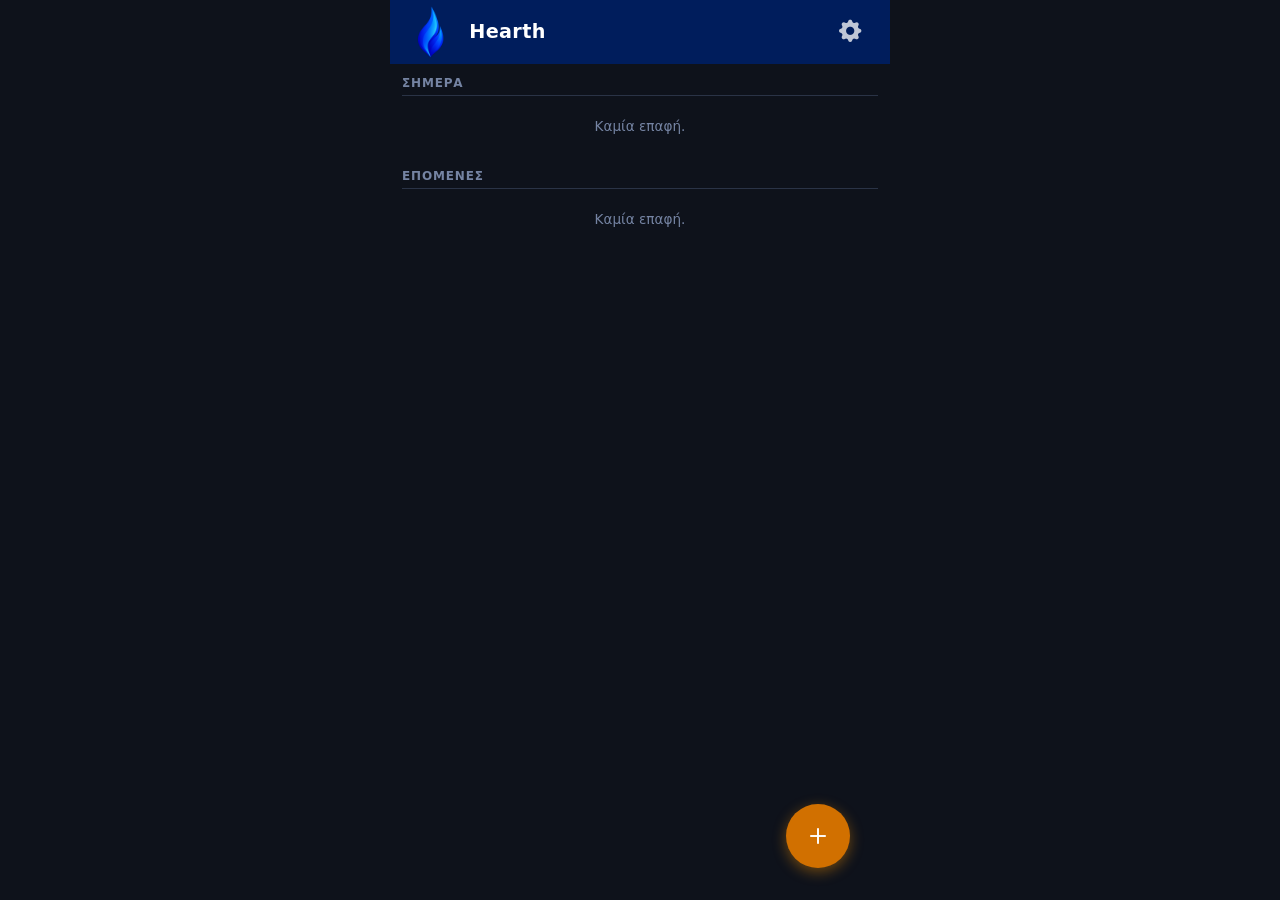
<file: public/index.html>
<!DOCTYPE html>
<html lang="el">
<head>
    <meta charset="utf-8">
    <meta name="viewport" content="width=device-width,initial-scale=1,shrink-to-fit=no">
    <meta name="theme-color" content="#0049e5">
    <title>Hearth</title>

    <link rel="icon" href="favicon.ico" type="image/x-icon">
    <link rel="manifest" href="pwa/manifest.json">
    <link rel="stylesheet" href="css/style.css">

    <script defer src="pwa/pwa.js"></script>
    <script defer src="js/Q.js"></script>
    <script defer src="js/connection.js"></script>
    <script defer src="js/network.js"></script>
    <script defer src="js/notifications/notification-settings.js"></script>
    <script defer src="js/notifications/notification-manager.js"></script>
    <script defer src="js/home.js"></script>
</head>

<body data-bs-theme="dark">

    <header class="app-header">
        <img src="resources/logo.png" alt="Hearth" class="app-logo">
        <span class="app-title">Hearth</span>
        <a href="app/settings.html" class="header-icon-btn" aria-label="Ρυθμίσεις">
            <i class="bi bi-gear-fill" aria-hidden="true"></i>
        </a>
    </header>

    <main class="main-content">

        <!-- Overdue section — hidden when empty -->
        <section id="section-overdue" class="dashboard-section d-none">
            <h2 class="section-title section-title--overdue">Εκπρόθεσμες</h2>
            <div id="list-overdue"></div>
        </section>

        <!-- Today section -->
        <section id="section-today" class="dashboard-section">
            <h2 class="section-title">Σήμερα</h2>
            <div id="list-today"></div>
        </section>

        <!-- Soon section — hidden when empty -->
        <section id="section-soon" class="dashboard-section d-none">
            <h2 class="section-title">Προσεχείς</h2>
            <div id="list-soon"></div>
        </section>

        <!-- Upcoming section -->
        <section id="section-upcoming" class="dashboard-section">
            <h2 class="section-title">Επόμενες</h2>
            <div id="list-upcoming"></div>
        </section>

    </main>

    <a href="app/add-connection.html" class="fab" aria-label="Προσθήκη επαφής">
        <i class="bi bi-plus"></i>
    </a>

</body>
</html>
</file>
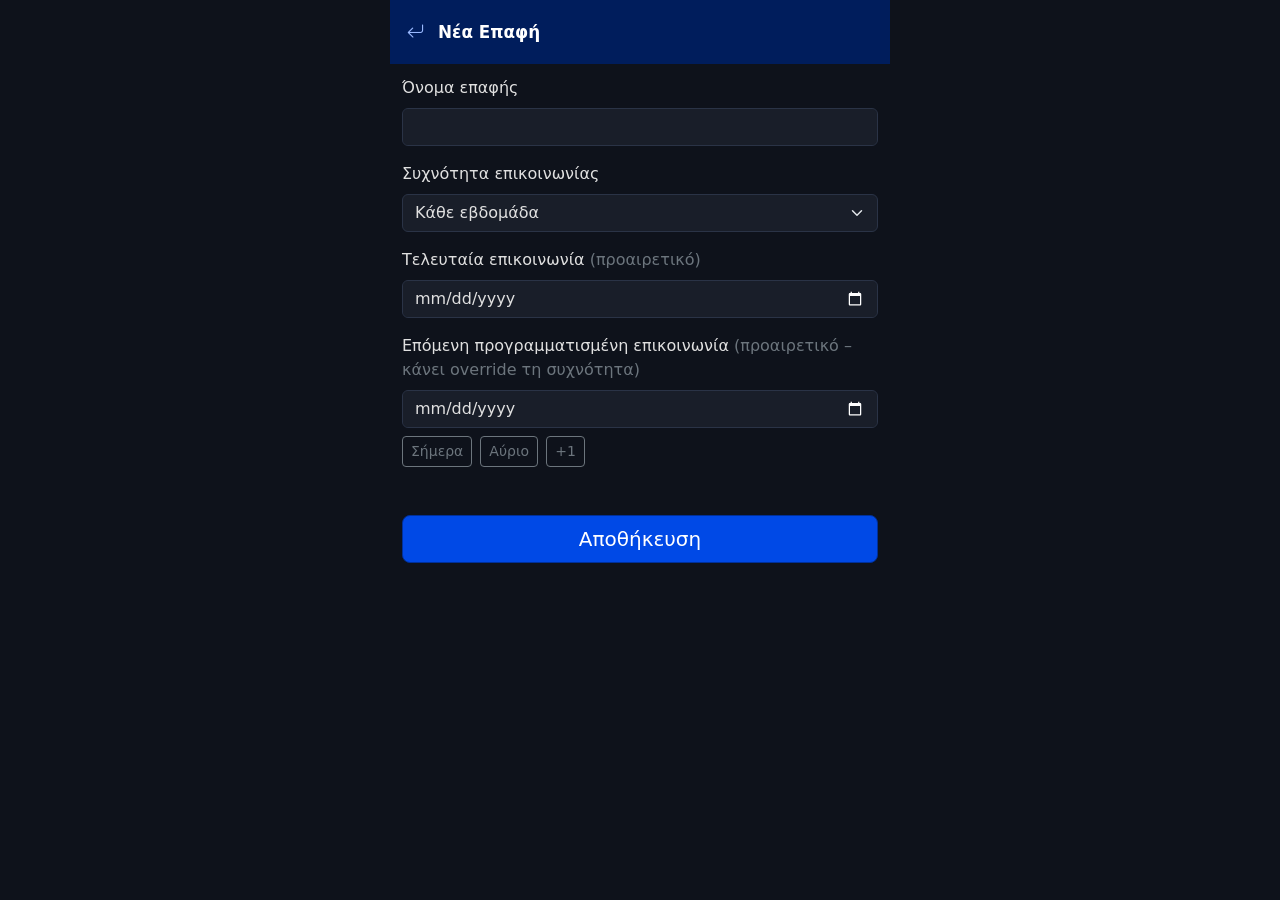
<file: public/app/add-connection.html>
<!DOCTYPE html>
<html lang="el">
<head>
    <meta charset="utf-8">
    <meta name="viewport" content="width=device-width,initial-scale=1,shrink-to-fit=no">
    <title>Νέα Επαφή – Hearth</title>
    <link rel="icon" href="../favicon.ico">
    <meta name="theme-color" content="#0049e5">

    <link rel="stylesheet" href="../css/style.css">

    <script defer src="../js/Q.js"></script>
    <script defer src="../js/connection.js"></script>
    <script defer src="../js/network.js"></script>
    <script defer src="../js/add-connection.js"></script>
</head>

<body data-bs-theme="dark">

    <header class="page-header">
        <a href="../index.html" class="btn btn-link"><i class="bi bi-arrow-return-left"></i></a>
        <h1>Νέα Επαφή</h1>
    </header>

    <main class="main-content">
        <form id="add-form" novalidate>

            <div class="mb-3">
                <label for="name" class="form-label">Όνομα επαφής</label>
                <input type="text" class="form-control" id="name" autocomplete="off" required>
            </div>

            <div class="mb-3">
                <label for="frequency" class="form-label">Συχνότητα επικοινωνίας</label>
                <select class="form-select" id="frequency" required>
                    <option value="3">Κάθε 3 μέρες</option>
                    <option value="7" selected>Κάθε εβδομάδα</option>
                    <option value="14">Κάθε 2 εβδομάδες</option>
                    <option value="30">Κάθε μήνα</option>
                    <option value="60">Κάθε 2 μήνες</option>
                    <option value="90">Κάθε 3 μήνες</option>
                    <option value="180">Κάθε 6 μήνες</option>
                    <option value="365">Κάθε χρόνο</option>
                </select>
            </div>

            <div class="mb-3">
                <label for="last-communication" class="form-label">
                    Τελευταία επικοινωνία
                    <span class="text-secondary fw-normal">(προαιρετικό)</span>
                </label>
                <input type="date" class="form-control" id="last-communication">
            </div>

            <div class="mb-4">
                <label for="scheduled-next" class="form-label">
                    Επόμενη προγραμματισμένη επικοινωνία
                    <span class="text-secondary fw-normal">(προαιρετικό – κάνει override τη συχνότητα)</span>
                </label>
                <input type="date" class="form-control" id="scheduled-next">
                <div class="mt-2 d-flex gap-2">
                    <button type="button" class="btn btn-sm btn-outline-secondary" id="sched-today">Σήμερα</button>
                    <button type="button" class="btn btn-sm btn-outline-secondary" id="sched-tomorrow">Αύριο</button>
                    <button type="button" class="btn btn-sm btn-outline-secondary" id="sched-plus1">+1</button>
                </div>
            </div>

            <div class="d-grid mt-5">
                <button type="submit" class="btn btn-primary btn-lg">Αποθήκευση</button>
            </div>

        </form>
    </main>

</body>
</html>
</file>
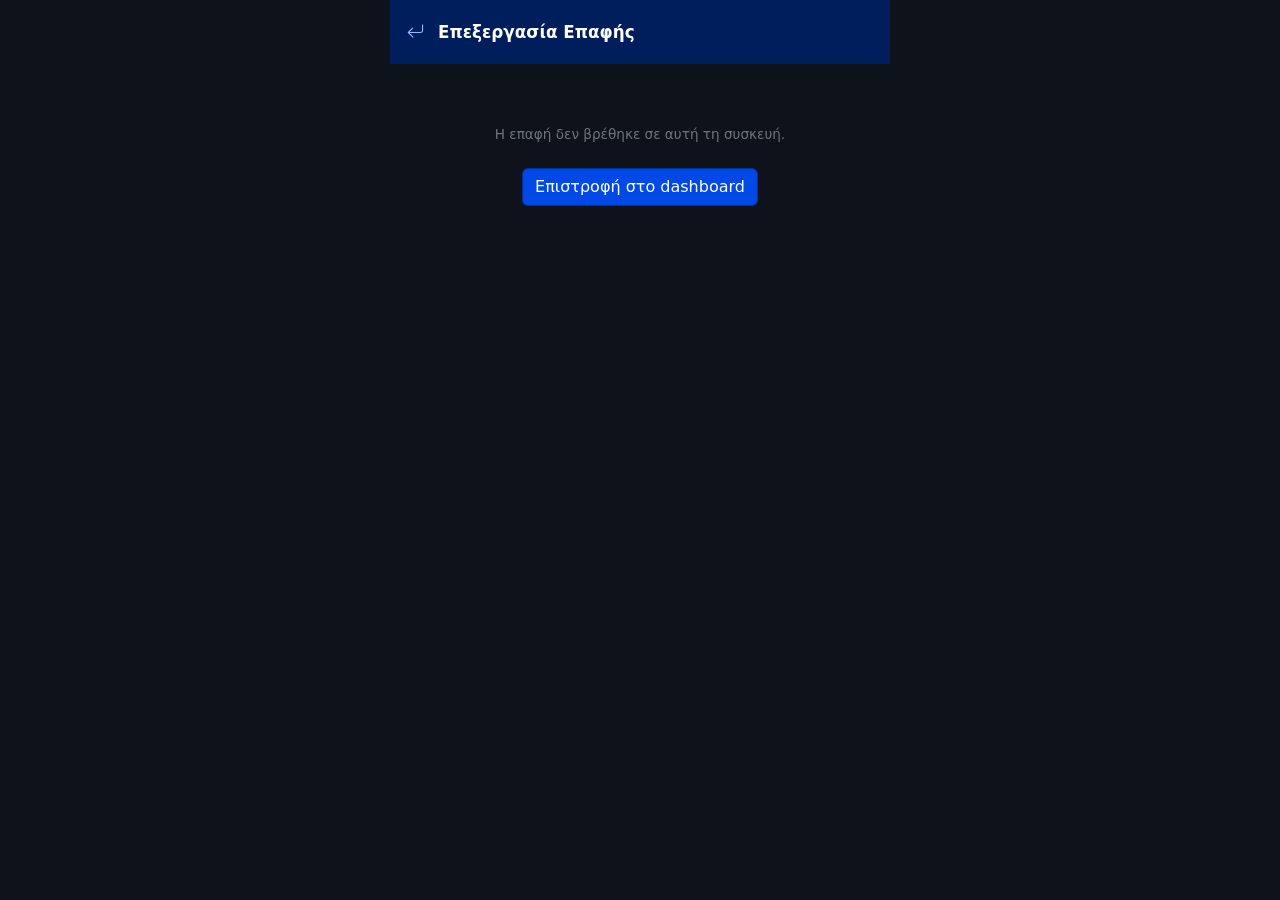
<file: public/app/edit-connection.html>
<!DOCTYPE html>
<html lang="el">
<head>
    <meta charset="utf-8">
    <meta name="viewport" content="width=device-width,initial-scale=1,shrink-to-fit=no">
    <title>Επεξεργασία Επαφής – Hearth</title>
    <link rel="icon" href="../favicon.ico">
    <meta name="theme-color" content="#0049e5">

    <link rel="stylesheet" href="../css/style.css">

    <script defer src="../js/Q.js"></script>
    <script defer src="../js/connection.js"></script>
    <script defer src="../js/network.js"></script>
    <script defer src="../js/edit-connection.js"></script>
</head>

<body data-bs-theme="dark">

    <header class="page-header">
        <a href="../index.html" class="btn btn-link"><i class="bi bi-arrow-return-left"></i></a>
        <h1>Επεξεργασία Επαφής</h1>
    </header>

    <main class="main-content">
        <form id="edit-form" novalidate>

            <div class="mb-3">
                <label for="name" class="form-label">Όνομα</label>
                <input type="text" class="form-control" id="name" autocomplete="off" required>
            </div>

            <div class="mb-3">
                <label for="frequency" class="form-label">Συχνότητα επικοινωνίας</label>
                <select class="form-select" id="frequency" required>
                    <option value="3">Κάθε 3 μέρες</option>
                    <option value="7">Κάθε εβδομάδα</option>
                    <option value="14">Κάθε 2 εβδομάδες</option>
                    <option value="30">Κάθε μήνα</option>
                    <option value="60">Κάθε 2 μήνες</option>
                    <option value="90">Κάθε 3 μήνες</option>
                    <option value="180">Κάθε 6 μήνες</option>
                    <option value="365">Κάθε χρόνο</option>
                </select>
            </div>

            <div class="mb-3">
                <label for="last-communication" class="form-label">
                    Τελευταία επικοινωνία
                    <span class="text-secondary fw-normal">(προαιρετικό)</span>
                </label>
                <input type="date" class="form-control" id="last-communication">
            </div>

            <div class="mb-4">
                <label for="scheduled-next" class="form-label">
                    Επόμενη προγραμματισμένη επικοινωνία
                    <span class="text-secondary fw-normal">(προαιρετικό – κάνει override τη συχνότητα)</span>
                </label>
                <input type="date" class="form-control" id="scheduled-next">
                <div class="mt-2 d-flex gap-2">
                    <button type="button" class="btn btn-sm btn-outline-secondary" id="sched-today">Σήμερα</button>
                    <button type="button" class="btn btn-sm btn-outline-secondary" id="sched-tomorrow">Αύριο</button>
                    <button type="button" class="btn btn-sm btn-outline-secondary" id="sched-plus1">+1</button>
                </div>
            </div>

            <div class="mt-5 text-end">
                <button type="button" id="delete-btn" class="btn btn-sm btn-danger">Διαγραφή επαφής</button>
            </div>

        </form>
    </main>

</body>
</html>
</file>
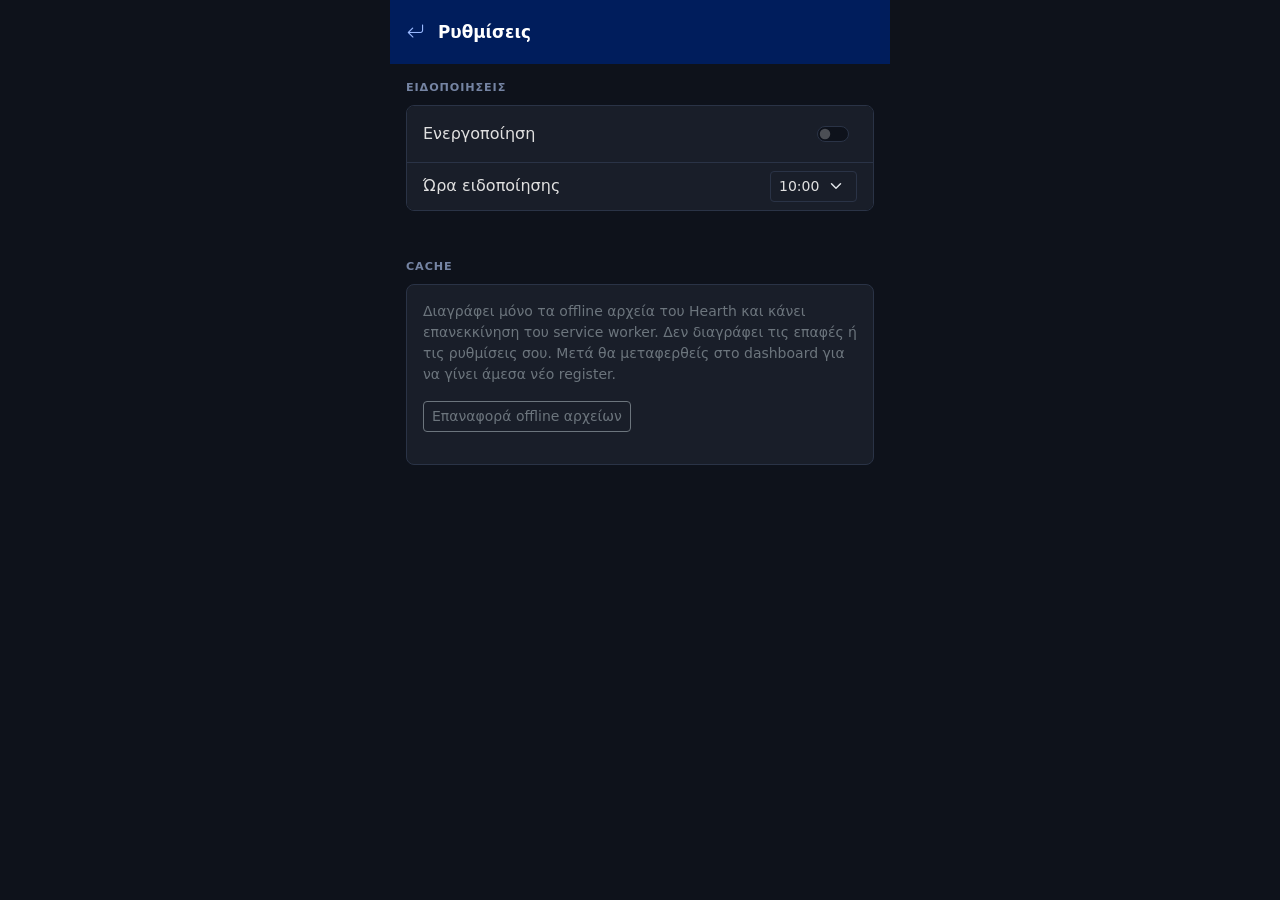
<file: public/app/settings.html>
<!DOCTYPE html>
<html lang="el">
<head>
    <meta charset="utf-8">
    <meta name="viewport" content="width=device-width,initial-scale=1,shrink-to-fit=no">
    <title>Ρυθμίσεις – Hearth</title>
    <link rel="icon" href="../favicon.ico">
    <meta name="theme-color" content="#0049e5">

    <link rel="stylesheet" href="../css/style.css">

    <script defer src="../js/Q.js"></script>
    <script defer src="../js/notifications/notification-settings.js"></script>
    <script defer src="../js/settings.js"></script>
</head>

<body data-bs-theme="dark">

    <header class="page-header">
        <a href="../index.html" class="btn btn-link"><i class="bi bi-arrow-return-left"></i></a>
        <h1>Ρυθμίσεις</h1>
    </header>

    <main class="main-content p-3">

        <p class="text-uppercase fw-semibold mb-2" style="font-size: 0.7rem; letter-spacing: 0.08em; color: var(--color-body-muted);">Ειδοποιήσεις</p>

        <div class="rounded-3 overflow-hidden mb-4" style="border: 1px solid var(--border-color);">

            <!-- Checkbox row -->
            <div class="d-flex align-items-center justify-content-between px-3 py-3" style="background: var(--color-card-bg);">
                <label class="form-check-label" for="notif-enabled">Ενεργοποίηση</label>
                <div class="form-check form-switch mb-0">
                    <input class="form-check-input" type="checkbox" role="switch" id="notif-enabled">
                </div>
            </div>

            <!-- Divider -->
            <div style="height: 1px; background: var(--border-color);"></div>

            <!-- Time select row -->
            <div class="d-flex align-items-center justify-content-between px-3 py-2" style="background: var(--color-card-bg);">
                <label class="form-label mb-0 me-3" for="notif-time">Ώρα ειδοποίησης</label>
                <select class="form-select form-select-sm w-auto" id="notif-time">
                    <option value="10">10:00</option>
                    <option value="12">12:00</option>
                    <option value="14">14:00</option>
                </select>
            </div>

        </div>

        <!-- Permission banner — shown only when enabled and permission is 'default' -->
        <div id="notif-permission-banner" class="d-none">
            <div class="d-flex align-items-center gap-3 rounded-3 p-3" style="background: var(--color-card-bg); border: 1px solid var(--border-color);">
                <i class="bi bi-bell-fill flex-shrink-0" style="color: var(--color-accent);"></i>
                <small class="flex-grow-1">Για να λαμβάνεις ειδοποιήσεις, δώσε άδεια στον browser.</small>
                <button type="button" id="btn-enable-notifications" class="btn btn-sm btn-primary flex-shrink-0">Ενεργοποίηση</button>
            </div>
        </div>

        <!-- Warning — shown when notifications are blocked or unsupported -->
        <div id="notif-warning" class="d-none">
            <div class="d-flex align-items-start gap-3 rounded-3 p-3" style="background: var(--color-card-bg); border: 1px solid var(--border-color);">
                <i class="bi bi-exclamation-triangle-fill flex-shrink-0 mt-1" style="color: var(--color-accent);"></i>
                <small id="notif-warning-text" class="flex-grow-1"></small>
            </div>
        </div>

        <section class="mt-5">
            <p class="text-uppercase fw-semibold mb-2" style="font-size: 0.7rem; letter-spacing: 0.08em; color: var(--color-body-muted);">Cache</p>

            <div class="rounded-3 p-3" style="background: var(--color-card-bg); border: 1px solid var(--border-color);">
                <p class="mb-3 small text-secondary">Διαγράφει μόνο τα offline αρχεία του Hearth και κάνει επανεκκίνηση του service worker. Δεν διαγράφει τις επαφές ή τις ρυθμίσεις σου. Μετά θα μεταφερθείς στο dashboard για να γίνει άμεσα νέο register.</p>
                <button type="button" id="clear-cache-btn" class="btn btn-sm btn-outline-secondary">Επαναφορά offline αρχείων</button>
                <small id="clear-cache-status" class="d-block mt-3 text-secondary"></small>
            </div>
        </section>

    </main>

</body>
</html>
</file>
<file: public/css/style.css>
/* ============================================
   CSS LAYERS ORGANIZATION
   ============================================ */


   /* Declare layer order */
   @layer reset, framework, tokens, base, components, utilities;

   /* Import framework first (must be at the top) */
   @import url('https://cdn.jsdelivr.net/npm/bootstrap@5.3.8/dist/css/bootstrap.min.css') layer(framework);
   @import url('https://cdn.jsdelivr.net/npm/bootstrap-icons@1.13.1/font/bootstrap-icons.min.css') layer(framework);


/* ============================================
   LAYER: RESET
   ============================================ */

@layer reset {
    /* Prevent all non-defined custom elements from displaying */
    *:not(:defined) {
        display: none;
    }

    /* View transition between pages */
    @view-transition {
        navigation: auto;
    }
}

/* ============================================
   LAYER: TOKENS
   ============================================ */

@layer tokens {
    :root, [data-bs-theme=dark] {
        /* Brand colours */
        --color-primary:        hsl(221, 100%, 45%);
        --color-primary-dark:   hsl(221, 100%, 30%);
        --color-primary-light:  hsl(221, 100%, 60%);
        --color-accent:         hsl(32, 100%, 41%);
        --color-accent-hover:   hsl(36,  100%, 43%);

        /* Surface / background */
        --bs-body-bg:           hsl(221, 30%, 8%);
        --color-card-bg:        hsl(221, 25%, 13%);
        --color-header-bg:      hsl(221, 100%, 18%);

        /* Text */
        --bs-body-color:        hsl(0, 0%, 88%);
        --bs-heading-color:     hsl(0, 0%, 97%);
        --color-body-muted:     hsl(221, 20%, 55%);

        /* Borders */
        --border-color:         hsl(221, 25%, 22%);
        --bs-border-color:      hsl(221, 25%, 22%);

        /* Bootstrap overrides */
        --bs-primary:           var(--color-primary);
        --bs-primary-rgb:       0, 73, 229;
        --bs-link-color:        var(--color-primary-light);
        --bs-link-hover-color:  var(--color-primary-light);
    }
}

/* ============================================
   LAYER: BASE
   ============================================ */

@layer base {
    body {
        color-scheme: dark;
        background-color: var(--bs-body-bg);
        color: var(--bs-body-color);
        /* Mobile-first centered layout */
        max-width: 500px;
        margin-inline: auto;
        min-height: 100dvh;
        position: relative;
    }

    h1, h2, h3, h4, h5 {
        color: var(--bs-heading-color);
    }

    p {
        color: var(--bs-body-color);
        margin-bottom: revert;
    }

    .btn {
        font-weight: 500;
    }

    .btn-primary {
        background-color: var(--color-primary);
        border-color: var(--color-primary-dark);
        color: white;
        &:hover, &:focus {
            background-color: var(--color-primary-dark);
            border-color: var(--color-primary-dark);
            color: white;
        }
    }

    .btn-danger {
        color: white;
        background-color: hsl(348, 90%, 38%);
        border-color: hsl(348, 90%, 28%);
        &:hover {
            background-color: hsl(348, 90%, 32%);
        }
    }

    .form-control, .form-select {
        background-color: var(--color-card-bg);
        border-color: var(--border-color);
        color: var(--bs-body-color);
        &:focus {
            background-color: var(--color-card-bg);
            border-color: var(--color-primary);
            color: var(--bs-body-color);
            box-shadow: 0 0 0 0.2rem hsla(221, 100%, 45%, 0.25);
        }
    }

    /* Scrollbars */
    ::-webkit-scrollbar { width: 8px; height: 8px; }
    ::-webkit-scrollbar-track { background: hsl(221, 25%, 10%); }
    ::-webkit-scrollbar-thumb { background-color: hsl(221, 25%, 30%); border-radius: 4px; }
    ::-webkit-scrollbar-thumb:hover { background-color: hsl(221, 25%, 40%); }
    * { scrollbar-width: thin; scrollbar-color: hsl(221, 25%, 30%) hsl(221, 25%, 10%); }
}

/* ============================================
   LAYER: COMPONENTS
   ============================================ */

@layer components {

    /* ── App header (dashboard) ── */
    .app-header {
        height: 4rem;
        display: flex;
        align-items: center;
        gap: 0.75rem;
        padding: 0.6rem 1rem;
        background-color: var(--color-header-bg);
        position: sticky;
        top: 0;
        z-index: 100;
    }

    .app-logo {
        width: 3.2rem;
        height: 3.2rem;
        object-fit: contain;
    }

    .app-title {
        font-size: 1.2rem;
        font-weight: 700;
        color: white;
        flex: 1;
        letter-spacing: 0.02em;
    }

    .header-icon-btn {
        display: flex;
        align-items: center;
        justify-content: center;
        width: 3rem;
        height: 3rem;
        border-radius: 50%;
        color: rgba(255, 255, 255, 0.75);
        text-decoration: none;
        font-size: 1.4rem;
        transition: background-color 0.15s, color 0.15s;
    }

    .header-icon-btn:hover,
    .header-icon-btn:focus-visible {
        background-color: rgba(255, 255, 255, 0.1);
        color: white;
    }

    /* ── Page header (app/* pages) ── */
    .page-header {
        height: 4rem;
        display: flex;
        align-items: center;
        gap: 0.5rem;
        padding: 0.5rem 0.75rem;
        background-color: var(--color-header-bg);
        position: sticky;
        top: 0;
        z-index: 100;
    }

    .page-header h1 {
        font-size: 1.05rem;
        font-weight: 600;
        margin: 0;
        color: white;
    }

    .page-header .btn-link {
        color: hsl(221, 100%, 80%);
        padding-inline: 0.25rem;
        text-decoration: none;
        font-size: 1.1rem;
        &:hover { color: white; }
    }

    /* ── Main content ── */
    .main-content {
        padding: 0.75rem 0.75rem 5rem;
    }

    /* ── Dashboard sections ── */
    .dashboard-section {
        margin-bottom: 1.25rem;
    }

    .section-title {
        font-size: 0.75rem;
        font-weight: 700;
        text-transform: uppercase;
        letter-spacing: 0.07em;
        color: var(--color-body-muted);
        margin-bottom: 0.5rem;
        padding-bottom: 0.3rem;
        border-bottom: 1px solid var(--border-color);
    }

    .section-title--overdue {
        color: var(--color-accent);
        border-bottom-color: hsla(36, 100%, 50%, 0.35);
    }

    /* ── Connection card ── */
    .connection-card {
        display: flex;
        align-items: center;
        gap: 0.6rem;
        padding: 0.65rem 0.75rem;
        margin-bottom: 0.4rem;
        background-color: var(--color-card-bg);
        border: 1px solid var(--border-color);
        border-radius: 0.5rem;
    }

    .connection-card--overdue {
        border-left: 3px solid var(--color-accent);
    }

    .connection-card__info {
        flex: 1;
        min-width: 0;
    }

    .connection-card__name {
        display: inline-block;
        font-weight: 600;
        font-size: 0.95rem;
        white-space: nowrap;
        overflow: hidden;
        text-overflow: ellipsis;
        color: var(--bs-heading-color);
        text-decoration: none;
    }

    .connection-card__name:hover,
    .connection-card__name:focus-visible {
        color: var(--color-primary-light);
        text-decoration: none;
    }

    .connection-card__meta {
        font-size: 0.78rem;
        color: var(--color-body-muted);
        margin-top: 0.1rem;
    }

    .connection-card__meta--overdue {
        color: var(--color-accent);
    }

    .connection-card__actions {
        margin: 0.2rem;
        display: flex;
        gap: 1rem;
        flex-shrink: 0;
    }

    .connection-card__actions .btn {
        min-width: 3rem;
        min-height: 3rem;
        padding: 0.5rem 0.85rem;
        font-size: 1.05rem;
        display: flex;
        align-items: center;
        justify-content: center;
    }

    /* ── Empty state ── */
    .empty-state {
        color: var(--color-body-muted);
        font-size: 0.85rem;
        text-align: center;
        padding: 0.75rem;
        margin: 0;
    }

    /* ── Floating action button ── */
    .fab {
        position: fixed;
        bottom: 2rem;
        /* Center FAB within the 500px body column on any viewport width */
        right: max(1rem, calc((100vw - 500px) / 2 + 2.5rem));
        width: 4rem;
        height: 4rem;
        border-radius: 50%;
        background-color: var(--color-accent);
        color: white;
        display: flex;
        align-items: center;
        justify-content: center;
        font-size: 2rem;
        font-weight: 300;
        line-height: 1;
        /* padding-bottom: 0.1rem; */
        text-decoration: none;
        box-shadow: 0 4px 14px hsla(36, 100%, 50%, 0.4);
        z-index: 200;
        transition: background-color 0.15s;
    }

    .fab:hover {
        background-color: var(--color-accent-hover);
        color: white;
    }

}

/* ============================================
   LAYER: UTILITIES
   ============================================ */

@layer utilities {

    .center {
        display: block;
        text-align: center;
        margin-inline: auto;
    }

    .center-contents {
        display: grid;
        place-items: center;
    }

    .flash {
        animation: soft-glow 6s ease-in-out;
    }

    @keyframes soft-glow {
        0%   { opacity: 1; }
        25%  { opacity: 0.6; }
        50%  { opacity: 1; }
        75%  { opacity: 0.6; }
        100% { opacity: 1; }
    }
}
</file>
